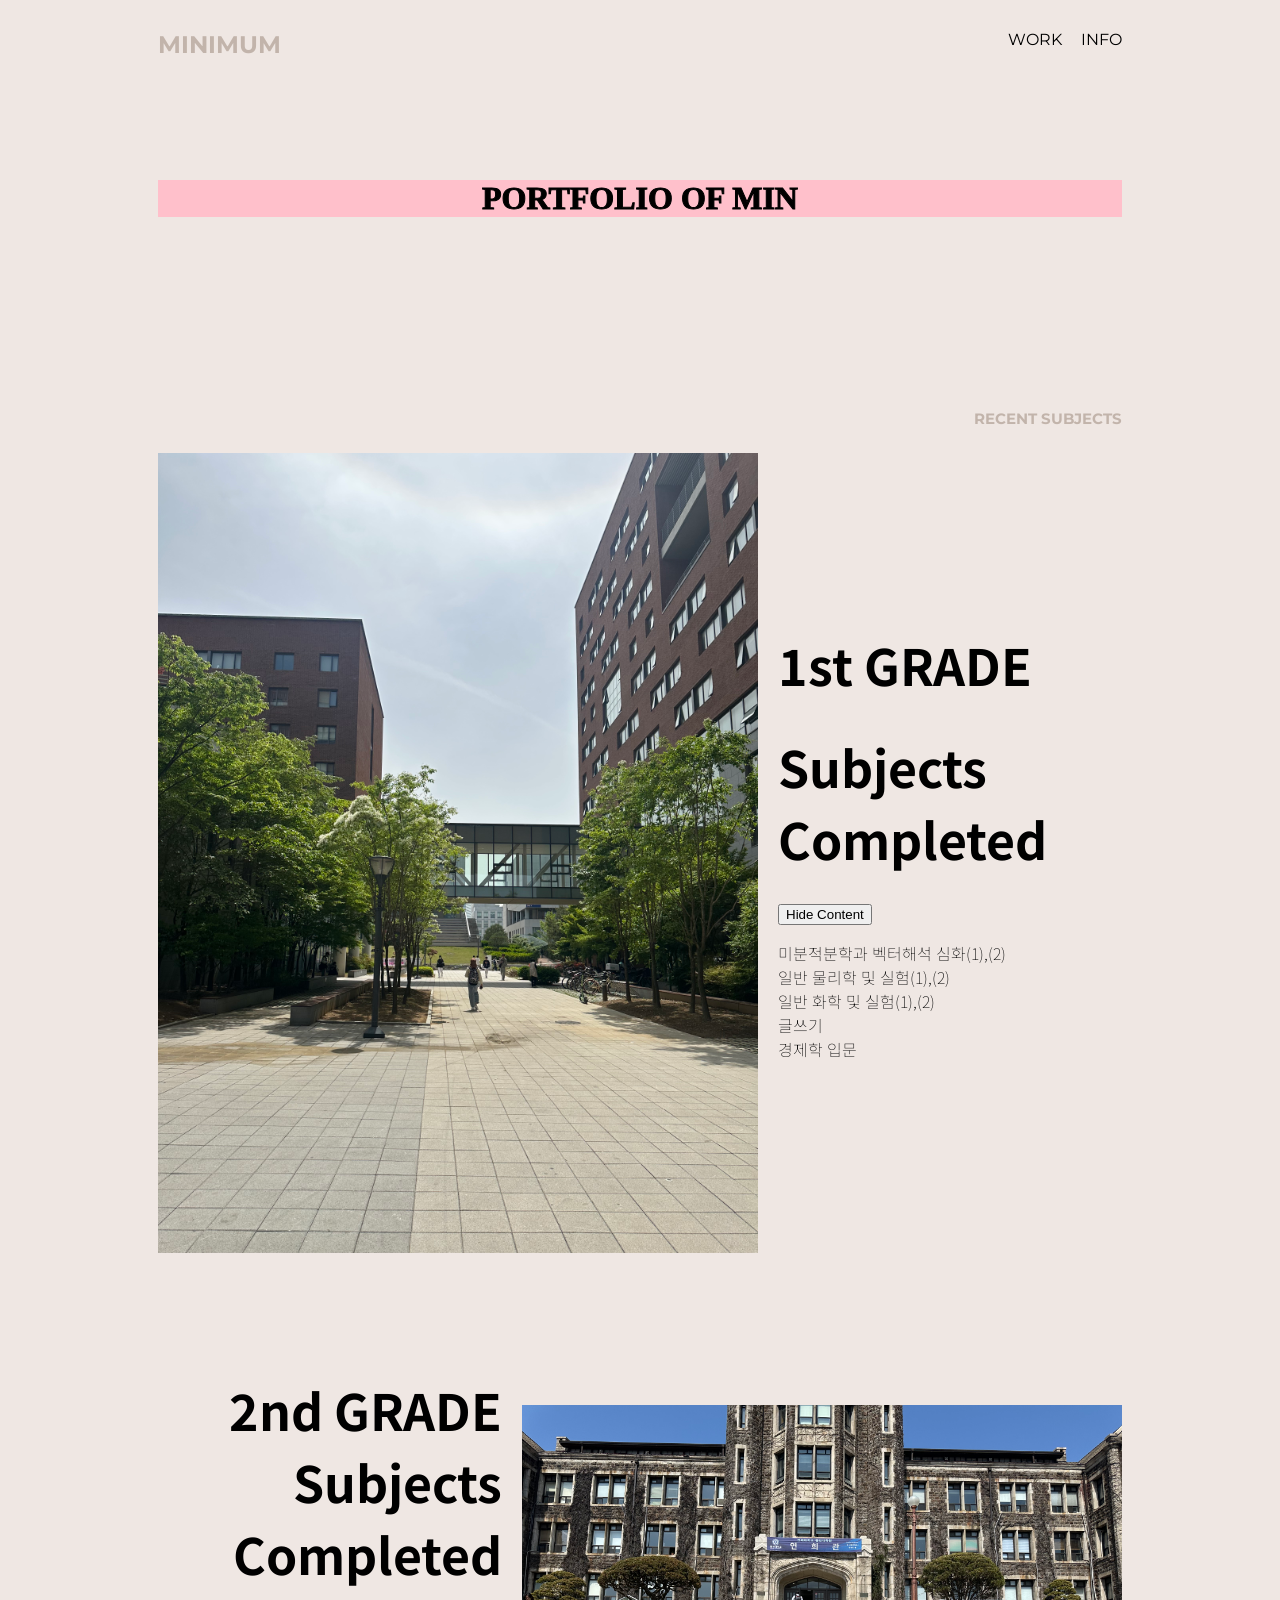
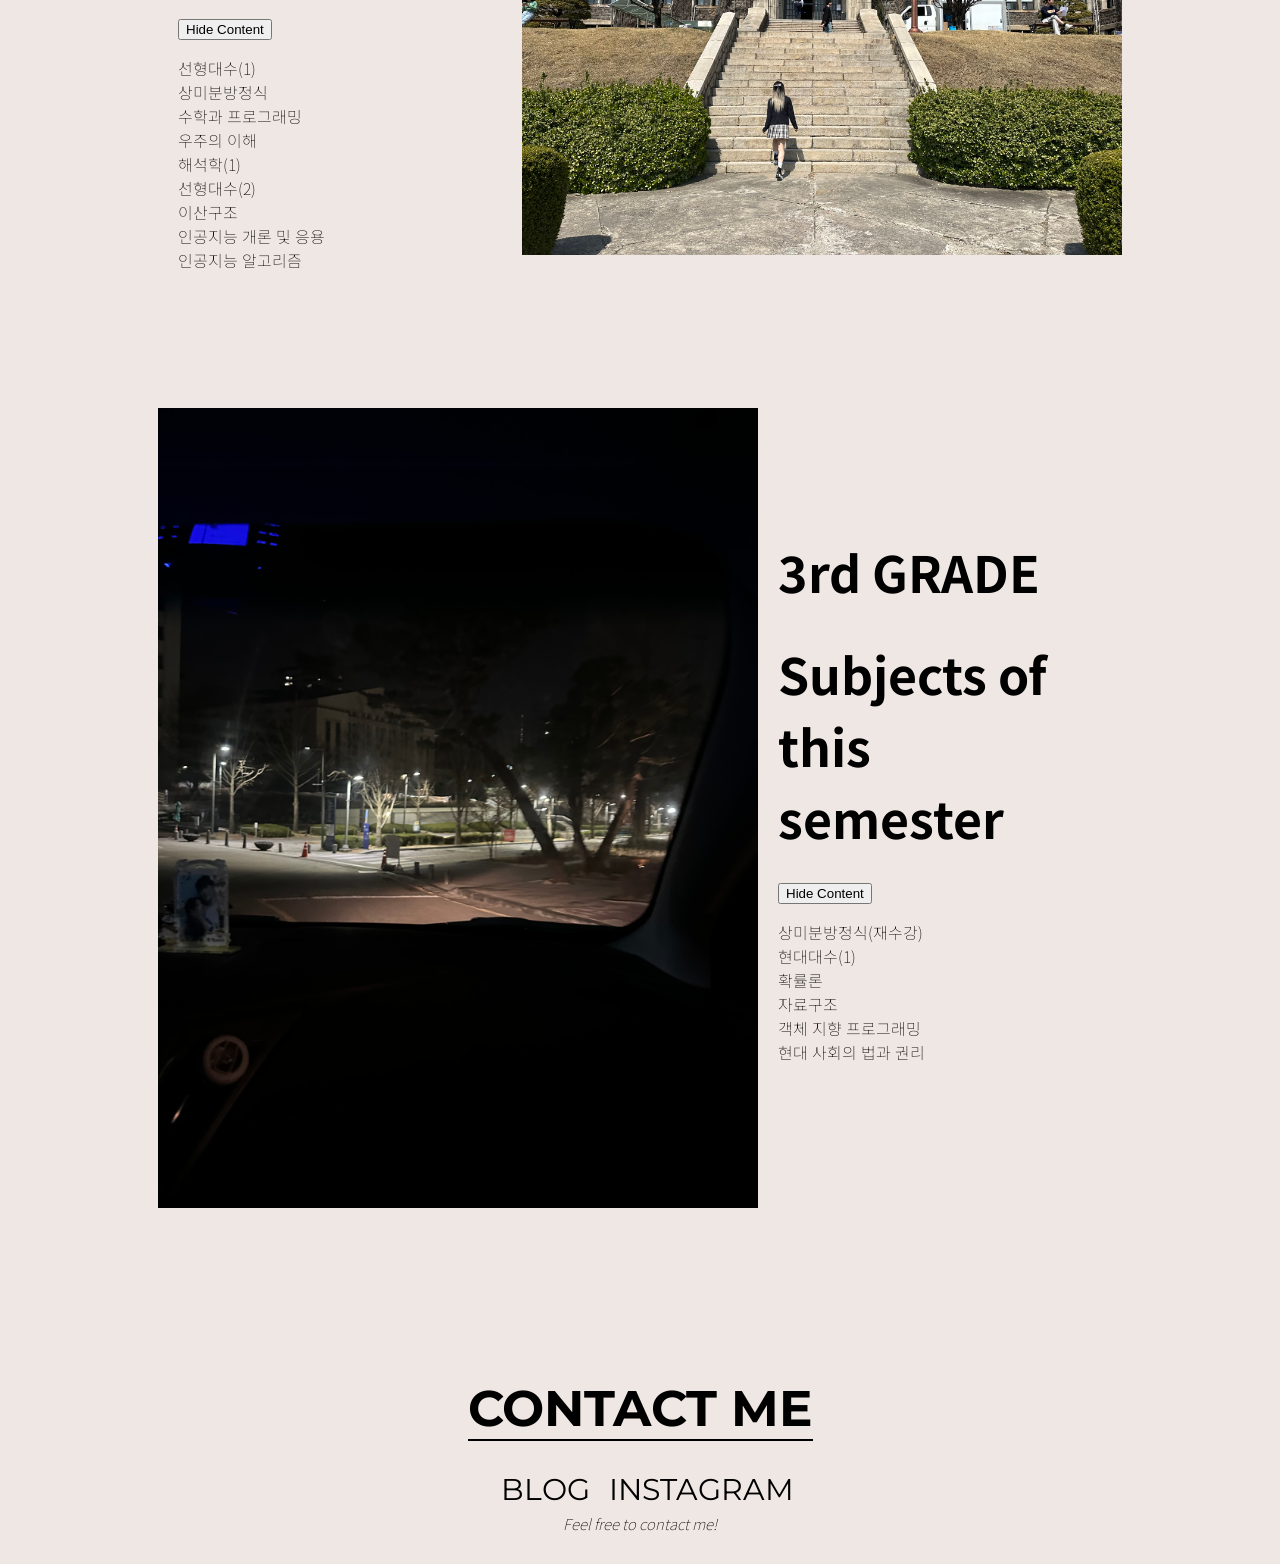
<file: index.html>
<!DOCTYPE html>
<html lang="en">
<head>
    <meta charset="UTF-8">
    <meta name="viewport" content="width=device-width, initial-scale=1.0">
    <title>minimum</title>

    <link rel="stylesheet" type="text/css" href="style.css">
    
    <link href="https://fonts.googleapis.com/css2?family=Montserrat:ital,wght@0,200;0,400;0,500;0,600;0,800;0,900;1,200;1,400;1,500;1,600;1,800;1,900&display=swap" rel="stylesheet">
    <link href="https://fonts.googleapis.com/css2?family=Noto+Sans+KR:wght@100;300;400;500;700;900&display=swap" rel="stylesheet">

    <style>
        /* 토글할 대상의 기본 스타일 */
        #contentBox {
          background-color: #f2f2f2;
          padding: 20px;
          margin: 10px 0;
        }
        
        /* 숨기기 예시: display: none 적용 */
        .hidden {
          display: none;
        }
    </style>

</head>
<body>
    <div class=frame id="root">

        <nav class="navigator">
            <h3 class="site-name" id="siteName">MINIMUM</h3>
            <script>
              document.getElementById('siteName').addEventListener('click', function() {
                window.location.href = 'mainpage.html';
              });
            </script>
            <ul>
                <li><a class = "nav-menu" href="index.html">WORK</a></li>
                <li><a class = "nav-menu" href="info.html">INFO</a></li>
            </ul>

        </nav>

        <div class="dashboard">
            <h1 class="sample">PORTFOLIO OF MIN</h1>
        </div>

        <h5 class="recent-menu">RECENT SUBJECTS</h5>

        <div class="recent-subjects">

            <div class="Grade" id="1st">
                <img class="thumbnail" id="thumb1" src="thumbnail1.jpg">
                <div class="subject-info">
                    <h3 class="subject-name" id="name1">1st GRADE</h3>
                    <h3 class="subject-name" id="name1">Subjects Completed</h3>
                    <div class="contentBox">
                        <button class="toggleBtn">Hide Content</button>
                        <p class="subject-comment">
                            미분적분학과 벡터해석 심화(1),(2)<br>
                            일반 물리학 및 실험(1),(2)<br>
                            일반 화학 및 실험(1),(2)<br>
                            글쓰기<br>
                            경제학 입문 
                        </p>
                    </div>
                    
                </div>
            </div>

            <div class="Grade" id="2nd">
                <div class="subject-info">
                    <h3 class="subject-name" id="name2-1">2nd GRADE</h3>
                    <h3 class="subject-name" id="name2-2">Subjects Completed</h3>
                    <div class="contentBox">
                        <button class="toggleBtn">Hide Content</button>
                        <p class="subject-comment">
                            선형대수(1)<br>
                            상미분방정식<br>
                            수학과 프로그래밍<br>
                            우주의 이해<br>
                            해석학(1)<br>
                            선형대수(2)<br>
                            이산구조<br>
                            인공지능 개론 및 응용<br>
                            인공지능 알고리즘
                        </p>
                    </div>
                </div>
                <img class="thumbnail" id="thumb2" src="thumbnail2.jpg">
            </div>

            <div class="Grade" id="3rd">
                <img class="thumbnail" id="thumb3" src="thumbnail3.jpg">
                <div class="subject-info">
                    <h3 class="subject-name" id="name1">3rd GRADE</h3>
                    <h3 class="subject-name" id="name1">Subjects of this semester</h3>
                    <div class="contentBox">
                        <button class="toggleBtn">Hide Content</button>
                        <p class="subject-comment">상미분방정식(재수강) <br> 현대대수(1) <br> 확률론 <br> 자료구조 <br> 객체 지향 프로그래밍 <br> 현대 사회의 법과 권리 </p>
                    </div>
                </div>
            </div>

            

        </div>

        <footer class="footer">
            <h3 class="contact">CONTACT ME</h3>
            <div class="links">
                <a class="github" href="https://github.com/lauren0202">BLOG</a>
                <a class="instagram" href="https://www.instagram.com/m1_n1_3/">INSTAGRAM</a>
            </div>
            <p>Feel free to contact me!</p>

        </footer>
    </div>
    <script src="fe_4_hw1.js"></script>
    <script src="fe_4_hw4.js"></script>
</body>
</html>
</file>
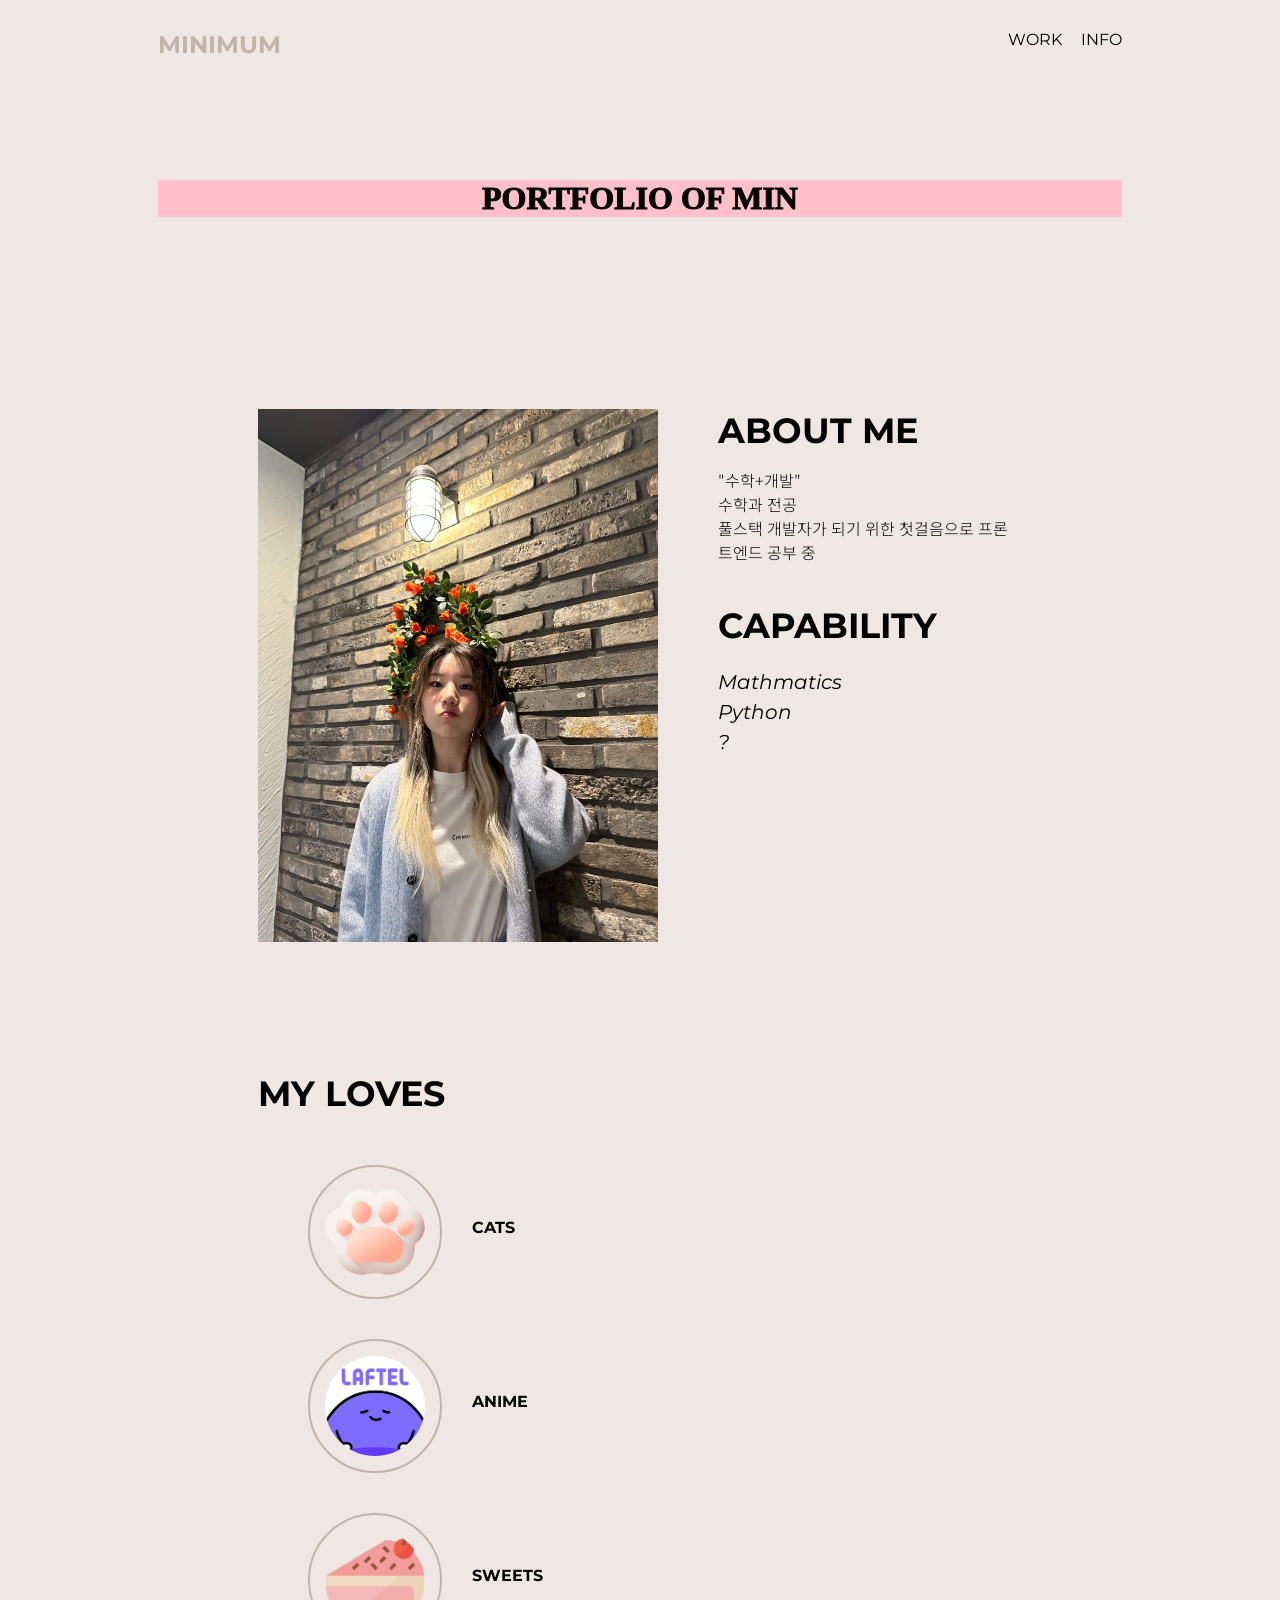
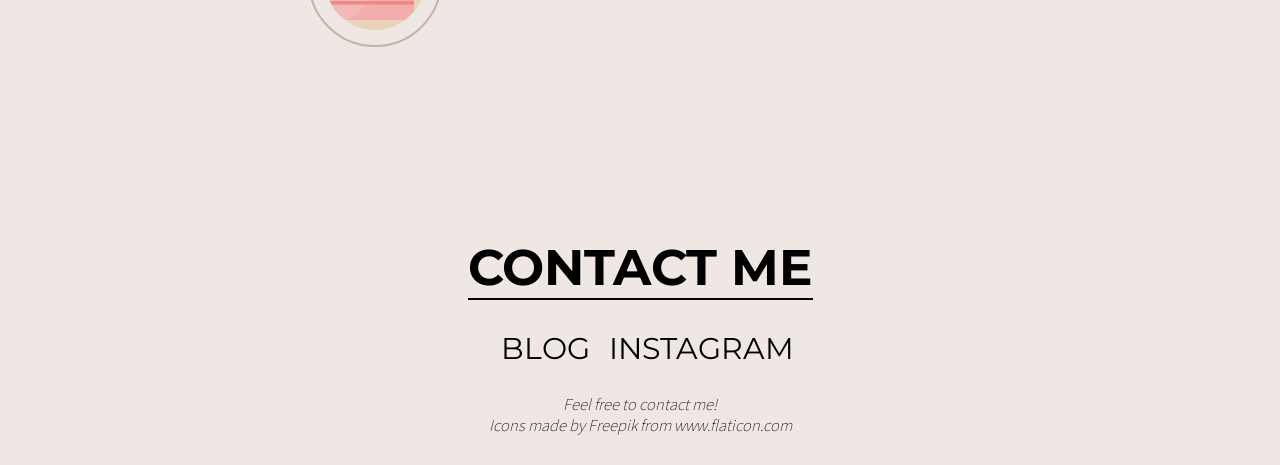
<file: info.html>
<!DOCTYPE html>
<html lang="en">
<head>
    <meta charset="UTF-8">
    <meta name="viewport" content="width=device-width, initial-scale=1.0">
    <title>INFO</title>

    <link rel="stylesheet" type="text/css" href="style.css">
    
    <link href="https://fonts.googleapis.com/css2?family=Montserrat:ital,wght@0,200;0,400;0,500;0,600;0,800;0,900;1,200;1,400;1,500;1,600;1,800;1,900&display=swap" rel="stylesheet">
    <link href="https://fonts.googleapis.com/css2?family=Noto+Sans+KR:wght@100;300;400;500;700;900&display=swap" rel="stylesheet">

</head>
<body>
    <div class=frame id="root">

        <script src="fe_4_hw1.js"></script>

        <nav class="navigator">
            <h3 class="site-name" id="siteName">MINIMUM</h3>
            <script>
              document.getElementById('siteName').addEventListener('click', function() {
                window.location.href = 'mainpage.html';
              });
            </script>
            <ul>
                <li><a class = "nav-menu" href="index.html">WORK</a></li>
                <li><a class = "nav-menu" href="info.html">INFO</a></li>
            </ul>

        </nav>

        <div class="dashboard">
            <h1 class="sample">PORTFOLIO OF MIN</h1>
        </div>

        <div class="profile-section">
            <img id="profile-picture" src="profile.jpg">
            <div class="introduction">
                <h2>ABOUT ME</h2>
                <p>"수학+개발"<br>수학과 전공<br>풀스택 개발자가 되기 위한 첫걸음으로 프론트엔드 공부 중</p>
                <h2>CAPABILITY</h2>
                <p id="capability">Mathmatics<br>Python<br>?</p>
            </div>
        </div>

        <h5 class="love-menu">MY LOVES</h5>

        <div class="love-section">
            
            <div class="love">
                <img class="love-icon" src="paw.png">
                <div class="love-intro">
                    <h4 class="love-name">CATS</h4>
                    <p class="love-exp"></p>
                </div>
            </div>


            <div class="love">
                <img class="love-icon" src="laftel.png">
                <div class="love-intro">
                    <h4 class="love-name">ANIME</h4>
                    <p class="love-exp"></p>
                </div>
            </div>
            <div class="love">
                <img class="love-icon" src="cake-slice.png">
                <div class="love-intro">
                    <h4 class="love-name">SWEETS</h4>
                    <p class="love-exp"></p>
                </div>
            </div>
        </div>




        <footer class="footer">
            <h3 class="contact">CONTACT ME</h3>
            <div class="links">
                <a class="blog" href="zozeland.tistory.com">BLOG</a>
                <a class="instagram" href="instagram.com/a_i_siteru">INSTAGRAM</a>
            </div>
            <p class="footer-comment"><br>Feel free to contact me!<br>Icons made by <a href="http://www.freepik.com/" title="Freepik">Freepik</a> from <a href="https://www.flaticon.com/" title="Flaticon"> www.flaticon.com</a></p>
        </footer>

        
    </div>

</body>
</html>
</file>
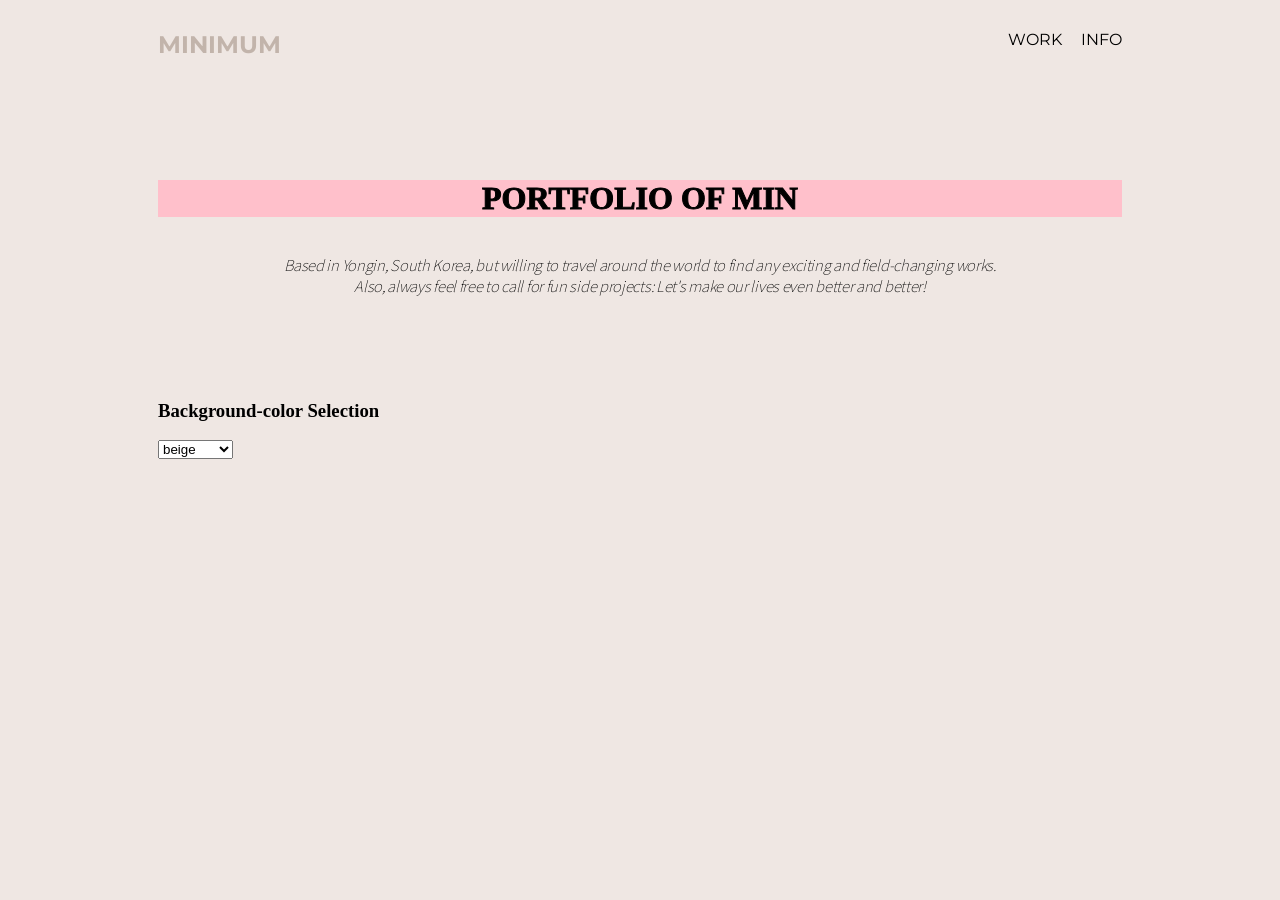
<file: mainpage.html>
<!DOCTYPE html>
<html lang="en">
<head>
    <meta charset="UTF-8">
    <meta name="viewport" content="width=device-width, initial-scale=1.0">
    <title>MainPage</title>

    <link rel="stylesheet" type="text/css" href="style.css">
    
    <link href="https://fonts.googleapis.com/css2?family=Montserrat:ital,wght@0,200;0,400;0,500;0,600;0,800;0,900;1,200;1,400;1,500;1,600;1,800;1,900&display=swap" rel="stylesheet">
    <link href="https://fonts.googleapis.com/css2?family=Noto+Sans+KR:wght@100;300;400;500;700;900&display=swap" rel="stylesheet">
</head>
<body>
    <div class=frame id="root">

        <nav class="navigator">
            <h3 class="site-name" id="siteName">MINIMUM</h3>
            <script>
              document.getElementById('siteName').addEventListener('click', function() {
                window.location.href = 'mainpage.html';
              });
            </script>
            <ul>
                <li><a class = "nav-menu" href="index.html">WORK</a></li>
                <li><a class = "nav-menu" href="info.html">INFO</a></li>
            </ul>

        </nav>

    
        <div class="dashboard">
            <h1 class="sample">PORTFOLIO OF MIN</h1>

            <p class="english-comment">Based in Yongin, South Korea, but willing to travel around the world to find any exciting and field-changing works.<br>Also, always feel free to call for fun side projects: Let's make our lives even better and better!</p>
        </div>

        <div class="color-selector">
            <h3>Background-color Selection</h3>
            <select id="colorSelect">
                <option value="#EFE7E3">beige</option>
                <option value="grey">grey</option>
                <option value="rgb(246, 218, 222)">light pink</option>
            </select>

            <script src="fe_4_hw1.js"></script>
        </div>

    </div>
</body>
</html>
</file>
<file: style.css>
body{
    background-color: #EFE7E3;
    transition: background-color 0.5s ease;
}

.frame{
    margin: 30px 150px;
    display: flex;
    flex-direction: column;
}

/*navigator*/

.navigator{
    display: flex;
    flex-direction: row;
    justify-content: space-between;
}

li{
    display: inline;
    align-self: center;
    margin:0;
    margin-left: 15px;
}

ul{
    margin: 0;
}

.site-name{
    margin:0;
    font-family: 'Montserrat', sans-serif;
    font-size: 24px;
    color: #c2b4ab;
}

.nav-menu{
    font-family: 'Montserrat', sans-serif;
    font-weight: 400;
    font-size: 16;
}

a{
    color: black;
    text-decoration: none;
}

a:hover{
    color: white;
    transition: 0.3s;
}

/*dashboard*/

.dashboard{
    display: flex;
    flex-direction: column;
    margin-top: 100px;
    margin-bottom: 70px;
}

.sample{
    background-color: pink;
    -webkit-text-stroke: 1px black;
    text-align: center;
}

.sample:hover{
    background-color: transparent;
    color: black;
    -webkit-text-stroke: 1px black;
    transition: none;
}

.english-comment{
    font-family: 'Noto Sans KR', sans-serif;
    font-weight: 100;
    font-size: 15px;
    font-style: italic;

    letter-spacing: -0.3px;
    text-align: center;
}



/*recent subjects*/

.recent-menu{
    font-family: 'Montserrat', sans-serif;
    font-size: 15px;
    font-weight: 700;
    color: #C2B4AB;
    
    text-align: right;
    margin-top: 100px;
}


.recent-subjects{
    display: flex;
    flex-direction: column;
}

.Grade{
    display: flex;
    flex-direction: row;
    margin-bottom: 120px;
    align-items: center;
}

.thumbnail{
    width: 600px;
}

.subject-info{
    margin: 0px 20px;
}

.subject-name{
    font-family: 'Noto Sans KR', sans-serif;
    font-size: 50px;
    margin-top: 0px;
    margin-bottom: 30px;
}

.subject-name:hover{
    color: pink;
    -webkit-text-stroke: 1px black;
    transition: 0.3s;
}




.subject-comment{
    font-family: 'Noto Sans KR', sans-serif;
    font-size: 16px;
    font-weight: 100;
}


#name1{
    right: 70px;
}

#name1:hover{
    color: skyblue;
}

#name2-1{
    text-align: right;
    
    left: 0px;
    margin-bottom: 0px;
}

#name2-1:hover{
    color: skyblue;
}

#name2-2{
    text-align: right;
    
    left: 100px;
}

#name2-2:hover{
    color: skyblue;
}

/*footer*/

.footer{
    display: flex;
    flex-direction: column;
    align-items: center;
    margin-botton: 200px
}

.contact{
    font-family: 'Montserrat', sans-serif;
    font-size: 50px;
    font-weight: 700;
    color: black;
    margin-bottom: 30px;
    border-bottom: 2px solid black;
}

.links>a{
    font-family: 'Montserrat', sans-serif;
    font-size: 30px;
    font-weight: ;
    margin-left: 15px;
}

.footer>p{
    font-family: 'Noto Sans KR', sans-serif;
    font-weight: 100;
    font-size: 15px;
    font-style: italic;
    margin: 0;
    margin-top: 5px;
}


/* INFO Section*/

/* 토글할 대상 (숨김 효과) */
.hidden {
    display: none;
  }

/*profile-section*/

.profile-section{
    display: flex;
    flex-direction: row;
    justify-content: center;
    align-items: flex-start;

    margin: 100px 100px;
}


#profile-picture{
    width: 400px;
    margin-right: 60px;
}

.introduction>h2{
    margin: 0px;
    font-family: 'Montserrat', sans-serif;
    font-size: 35px;
}

.introduction>p{
    font-family: 'Noto Sans KR', sans-serif;
    font-weight: 300;
    font-size: 16px;

    margin-bottom: 40px;
}

#capability{
    font-family: 'Montserrat', sans-serif;
    font-weight: 400;
    font-size: 20px;
    font-style: italic;

    line-height: 30px;
}


/*love section*/

.love-menu{
    font-family: 'Montserrat', sans-serif;
    font-size: 35px;
    margin: 30px 100px;
}

.love-section{
    display: flex;
    flex-direction: column;
    justify-content: flex-start;
    align-content: center;
    margin: 100px 150px;
    margin-top: 20px;
}

.love{
    display: flex;
    flex-direction: row;
    margin-bottom: 40px;
    align-items: center;

}


.love-icon{
    width: 100px;
    height: 100px;

    border: 2px solid #C2B4AB;
    border-radius: 100px;
    padding: 15px;
}

.love-intro{
    margin-left: 30px;
}


.love-name{
    font-family: 'Montserrat', sans-serif;
    font-weight: 700px;
    margin-top: 0px;
    margin-bottom: 10px;
}

.love-exp{
    font-family: 'Noto Sans KR', sans-serif;
    font-weight: 300;
    font-size: 16px;

    margin: 0px;
}




/*footer section*/

.footer-comment{
    text-align: center;
}


a[title="Freepik"]:hover{
    color: black;
    text-decoration: underline;
}

a[title="Flaticon"]:hover{
    color: black;
    text-decoration: underline;
}
</file>
